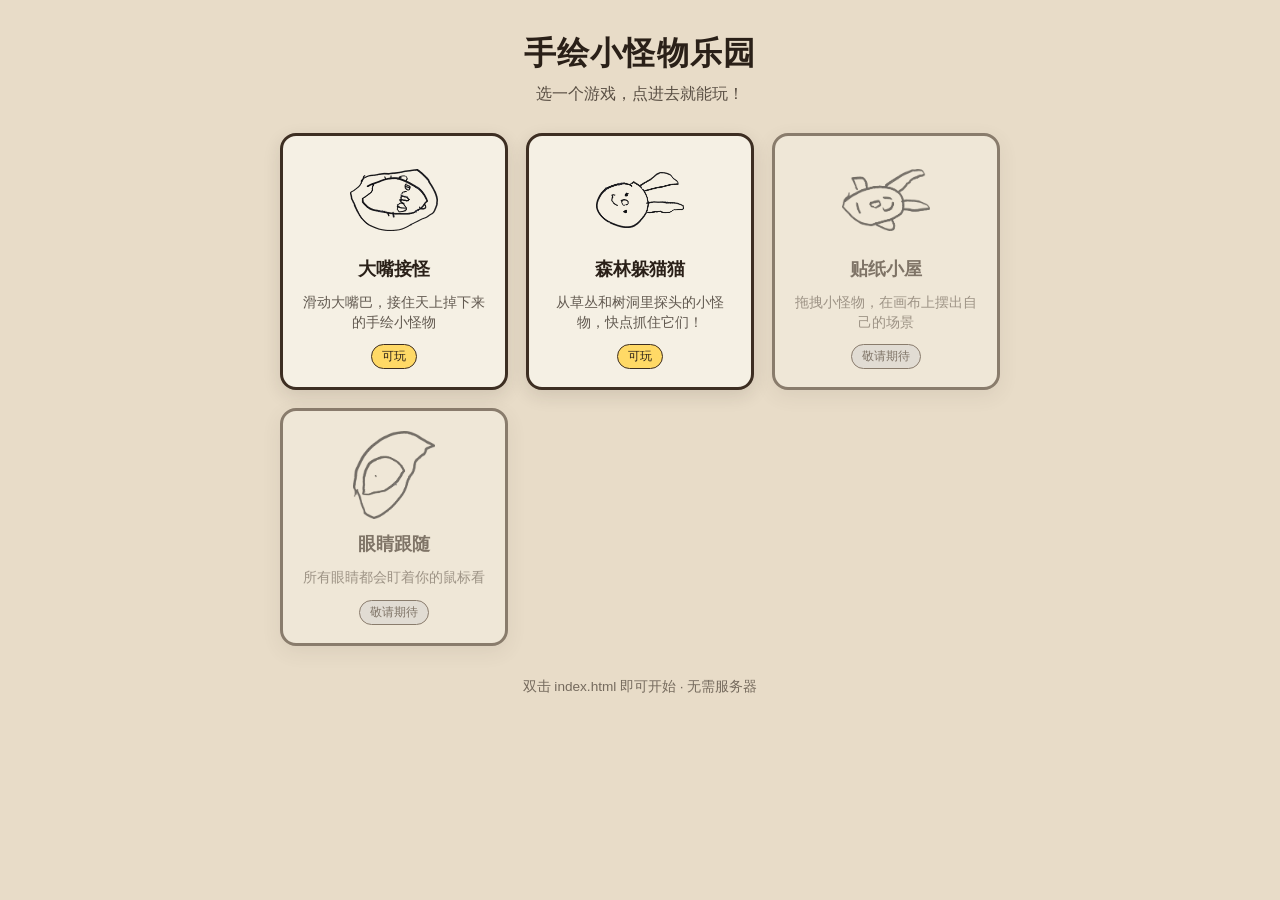
<file: index.html>
<!DOCTYPE html>
<html lang="zh-CN">
<head>
  <meta charset="UTF-8" />
  <meta name="viewport" content="width=device-width, initial-scale=1.0" />
  <title>手绘小怪物乐园</title>
  <link rel="stylesheet" href="css/common.css" />
  <link rel="stylesheet" href="css/menu.css" />
</head>
<body>
  <div class="menu-wrap">
    <header class="menu-header">
      <h1>手绘小怪物乐园</h1>
      <p>选一个游戏，点进去就能玩！</p>
    </header>

    <div class="game-grid">
      <a class="game-card" href="games/catch.html">
        <img src="assets/sprites/big_mouth.png" alt="" />
        <h2>大嘴接怪</h2>
        <p>滑动大嘴巴，接住天上掉下来的手绘小怪物</p>
        <span class="tag">可玩</span>
      </a>

      <a class="game-card" href="games/whack.html">
        <img src="assets/sprites/rabbit_head.png" alt="" />
        <h2>森林躲猫猫</h2>
        <p>从草丛和树洞里探头的小怪物，快点抓住它们！</p>
        <span class="tag">可玩</span>
      </a>

      <div class="game-card disabled">
        <img src="assets/sprites/happy_fish.png" alt="" />
        <h2>贴纸小屋</h2>
        <p>拖拽小怪物，在画布上摆出自己的场景</p>
        <span class="tag">敬请期待</span>
      </div>

      <div class="game-card disabled">
        <img src="assets/sprites/giant_eye.png" alt="" />
        <h2>眼睛跟随</h2>
        <p>所有眼睛都会盯着你的鼠标看</p>
        <span class="tag">敬请期待</span>
      </div>
    </div>

    <footer>
      <p>双击 index.html 即可开始 · 无需服务器</p>
    </footer>
  </div>
</body>
</html>
</file>
<file: css/common.css>
*,
*::before,
*::after {
  box-sizing: border-box;
}

body {
  margin: 0;
  min-height: 100vh;
  font-family: "Segoe UI", "PingFang SC", "Microsoft YaHei", sans-serif;
  background: #e8dcc8;
  color: #2a2018;
}

a {
  color: inherit;
}

footer {
  font-size: 0.85rem;
  opacity: 0.6;
  text-align: center;
}

.back-link {
  display: inline-flex;
  align-items: center;
  gap: 4px;
  margin-bottom: 12px;
  padding: 6px 14px;
  border: 2px solid #3d2e22;
  border-radius: 999px;
  background: #f5f0e4;
  text-decoration: none;
  font-size: 0.95rem;
  transition: background 0.12s, transform 0.12s;
}

.back-link:hover {
  background: #fff8ea;
  transform: translateX(-2px);
}
</file>
<file: css/menu.css>
body {
  display: flex;
  justify-content: center;
  align-items: flex-start;
  padding: 32px 16px 48px;
}

.menu-wrap {
  width: min(100%, 720px);
}

.menu-header {
  text-align: center;
  margin-bottom: 28px;
}

.menu-header h1 {
  margin: 0 0 8px;
  font-size: 2rem;
  letter-spacing: 0.04em;
}

.menu-header p {
  margin: 0;
  opacity: 0.75;
  font-size: 1rem;
}

.game-grid {
  display: grid;
  grid-template-columns: repeat(auto-fill, minmax(200px, 1fr));
  gap: 18px;
  margin-bottom: 32px;
}

.game-card {
  display: flex;
  flex-direction: column;
  align-items: center;
  gap: 12px;
  padding: 20px 16px 18px;
  border: 3px solid #3d2e22;
  border-radius: 16px;
  background: #f5f0e4;
  text-decoration: none;
  color: inherit;
  box-shadow: 0 6px 18px rgba(42, 32, 24, 0.12);
  transition: transform 0.15s, box-shadow 0.15s, background 0.15s;
}

.game-card:hover:not(.disabled) {
  transform: translateY(-4px);
  box-shadow: 0 10px 28px rgba(42, 32, 24, 0.18);
  background: #fff8ea;
}

.game-card.disabled {
  opacity: 0.55;
  cursor: not-allowed;
  pointer-events: none;
}

.game-card img {
  width: 88px;
  height: 88px;
  object-fit: contain;
}

.game-card h2 {
  margin: 0;
  font-size: 1.15rem;
}

.game-card p {
  margin: 0;
  font-size: 0.88rem;
  opacity: 0.72;
  text-align: center;
  line-height: 1.4;
}

.game-card .tag {
  font-size: 0.75rem;
  padding: 3px 10px;
  border-radius: 999px;
  background: #ffd966;
  border: 1px solid #3d2e22;
}

.game-card.disabled .tag {
  background: #ddd;
}
</file>
